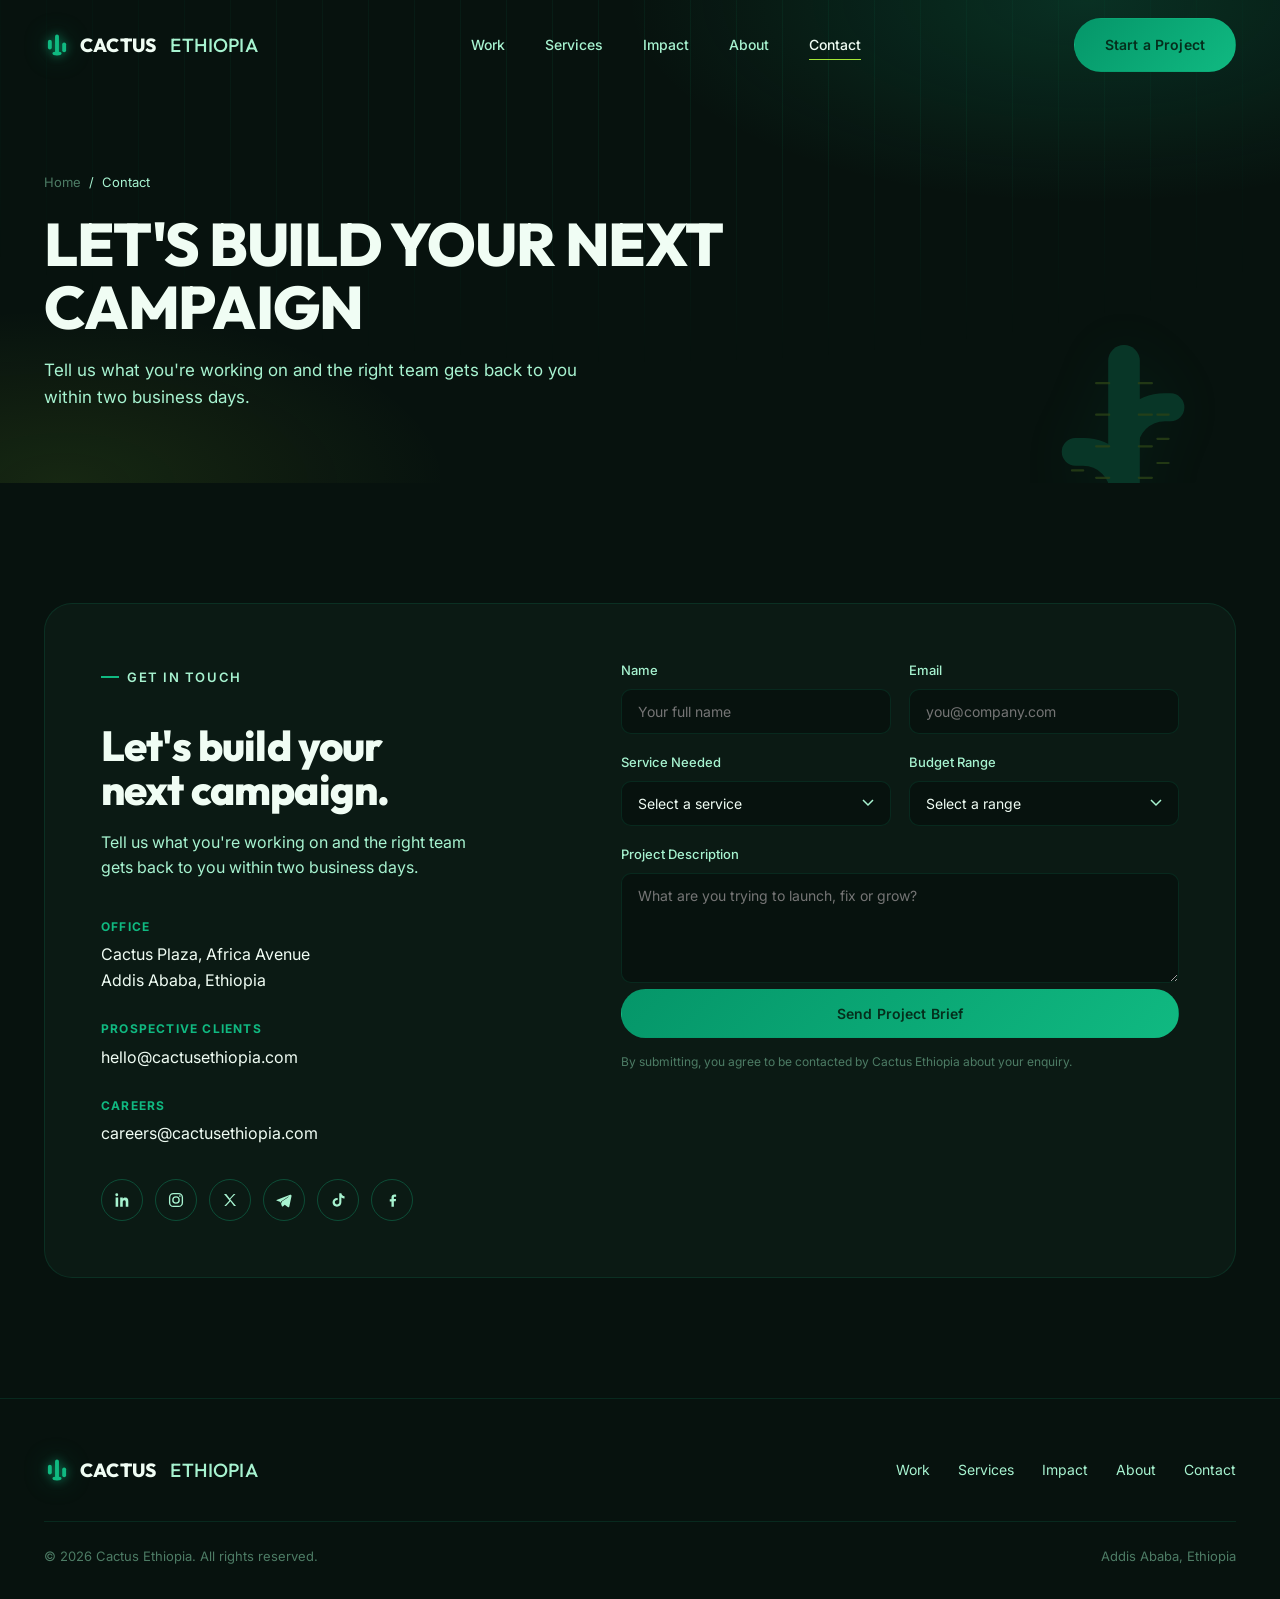
<file: contact.html>
<!DOCTYPE html>
<html lang="en">
<head>
<meta charset="UTF-8">
<meta name="viewport" content="width=device-width, initial-scale=1.0">
<title>Contact — Cactus Ethiopia</title>
<meta name="description" content="Get in touch with Cactus Ethiopia to start your next campaign.">
<link rel="preconnect" href="https://fonts.googleapis.com">
<link rel="preconnect" href="https://fonts.gstatic.com" crossorigin>
<link href="https://fonts.googleapis.com/css2?family=Outfit:wght@400;500;600;700;800;900&family=Inter:wght@400;500;600;700&display=swap" rel="stylesheet">
<link rel="stylesheet" href="assets/styles.css">
</head>
<body>
<!-- ============ HEADER ============ -->
<header id="siteHeader">
  <div class="container nav-inner">
    <a href="index.html" class="logo" aria-label="Cactus Ethiopia home">
      <svg class="logo-mark" viewBox="0 0 32 40" fill="none" xmlns="http://www.w3.org/2000/svg" aria-hidden="true">
        <ellipse cx="16" cy="33" rx="7" ry="3" fill="#10B981"/>
        <rect x="13" y="4" width="6" height="30" rx="3" fill="#10B981"/>
        <rect x="2" y="12" width="6" height="15" rx="3" fill="#10B981"/>
        <rect x="24" y="16" width="6" height="15" rx="3" fill="#10B981"/>
      </svg>
      CACTUS<span class="thin">&nbsp;ETHIOPIA</span>
    </a>

    <nav class="nav-links" id="navLinks">
      <a href="work.html">Work</a>
      <a href="services.html">Services</a>
      <a href="impact.html">Impact</a>
      <a href="about.html">About</a>
      <a href="contact.html" class="active" aria-current="page">Contact</a>
      <a href="contact.html" class="btn btn-primary mobile-cta">Start a Project</a>
    </nav>

    <div class="nav-actions">
      <a href="contact.html" class="btn btn-primary">Start a Project</a>
      <button class="menu-toggle" id="menuToggle" aria-label="Toggle menu" aria-expanded="false" aria-controls="navLinks">
        <span></span><span></span><span></span>
      </button>
    </div>
  </div>
</header>

<section class="page-hero">
  <div class="hero-bg"></div>
  <div class="hero-grid"></div>
  <div class="cactus-decor cactus-decor--page" aria-hidden="true" data-amp="14" data-rot="1.5">
    <svg viewBox="0 0 280 360" fill="none" xmlns="http://www.w3.org/2000/svg">
      <path d="M140 344V72" stroke="#10b981" stroke-width="34" stroke-linecap="round"/>
      <path d="M140 344V166a44 44 0 0 1 44-44h6" stroke="#10b981" stroke-width="30" stroke-linecap="round"/>
      <path d="M140 344V214a44 44 0 0 0-44-44h-8" stroke="#10b981" stroke-width="30" stroke-linecap="round"/>
      <path d="M60 344v-64a20 20 0 0 1 20-20" stroke="#10b981" stroke-width="20" stroke-linecap="round" opacity="0.85"/>
      <path d="M214 344v-46a18 18 0 0 0-18-18" stroke="#10b981" stroke-width="18" stroke-linecap="round" opacity="0.85"/>
      <g stroke="#a3e635" stroke-width="2.4" stroke-linecap="round" opacity="0.8">
        <path d="M124 96h-14M156 96h14M124 130h-14M156 130h14M124 164h-14M156 164h14M124 198h-14M156 198h14M124 232h-14M156 232h14M124 266h-14M156 266h14M124 300h-14M156 300h14"/>
        <path d="M176 130h12M176 156h12M176 182h12"/>
        <path d="M96 190h-12M96 216h-12M96 242h-12"/>
      </g>
    </svg>
  </div>
  <div class="container">
    <p class="breadcrumb"><a href="index.html">Home</a> <span>/</span> <span>Contact</span></p>
    <h1>Let's Build Your Next Campaign</h1>
    <p class="subtitle">Tell us what you're working on and the right team gets back to you within two business days.</p>
  </div>
</section>

<!-- ============ CONTACT ============ -->
<section class="section" id="contact">
  <div class="container">
    <div class="contact-wrap reveal">
      <div class="contact-info">
        <p class="eyebrow">Get In Touch</p>
        <h2>Let's build your<br>next campaign.</h2>
        <p>Tell us what you're working on and the right team gets back to you within two business days.</p>

        <div class="contact-block">
          <p class="label">Office</p>
          <p class="value">Cactus Plaza, Africa Avenue<br>Addis Ababa, Ethiopia</p>
        </div>
        <div class="contact-block">
          <p class="label">Prospective Clients</p>
          <p class="value">hello@cactusethiopia.com</p>
        </div>
        <div class="contact-block">
          <p class="label">Careers</p>
          <p class="value">careers@cactusethiopia.com</p>
        </div>

        <div class="social-row">
          <a href="https://www.linkedin.com/company/cactuscommunications/" target="_blank" rel="noopener" aria-label="Cactus Ethiopia on LinkedIn">
            <svg viewBox="0 0 24 24" fill="currentColor"><path d="M6.94 5a1.94 1.94 0 1 1-3.88 0 1.94 1.94 0 0 1 3.88 0ZM3.5 8.75h3.4V21h-3.4V8.75Zm6.3 0h3.26v1.68h.05c.45-.86 1.56-1.77 3.22-1.77 3.44 0 4.08 2.27 4.08 5.22V21h-3.4v-5.62c0-1.34-.02-3.06-1.87-3.06-1.87 0-2.16 1.46-2.16 2.96V21h-3.4V8.75Z"/></svg>
          </a>
          <a href="https://www.instagram.com/cactusethiopia/?hl=en" target="_blank" rel="noopener" aria-label="Cactus Ethiopia on Instagram">
            <svg viewBox="0 0 24 24" fill="none" stroke="currentColor" stroke-width="1.8"><rect x="3.5" y="3.5" width="17" height="17" rx="5"/><circle cx="12" cy="12" r="4.2"/><circle cx="17.2" cy="6.8" r="1.1" fill="currentColor" stroke="none"/></svg>
          </a>
          <a href="https://x.com/cactusethiopia" target="_blank" rel="noopener" aria-label="Cactus Ethiopia on X">
            <svg viewBox="0 0 24 24" fill="currentColor"><path d="M4 4l7.2 8.6L4.4 20h2.3l5.9-6.4L17.3 20H20l-7.6-9.1L19.3 4H17l-5.4 5.9L7 4H4Z"/></svg>
          </a>
          <a href="#" aria-label="Cactus Ethiopia on Telegram">
            <svg viewBox="0 0 24 24" fill="currentColor"><path d="M21 4.5 2.9 11.6c-1.2.5-1.2 1.2-.2 1.5l4.6 1.4 1.8 5.5c.2.6.4.8.9.8.4 0 .6-.2.9-.5l2.1-2.1 4.5 3.3c.8.5 1.4.2 1.6-.7l2.9-13.7c.3-1.2-.4-1.7-1.1-1.6Zm-3.9 4L9.2 14l-.3 3.4-.9-3.3 9.6-6.5c.4-.3.8-.1.5.2Z"/></svg>
          </a>
          <a href="https://www.tiktok.com/@cactusethiopia" target="_blank" rel="noopener" aria-label="Cactus Ethiopia on TikTok">
            <svg viewBox="0 0 24 24" fill="currentColor"><path d="M16.5 3c.4 2.3 1.8 3.8 4.2 4v2.9c-1.5.1-2.8-.4-4.2-1.3v6.5c0 3.4-2.5 5.9-5.9 5.9C7.2 21 4.7 18.5 4.7 15.1c0-3.3 2.7-5.9 6-5.9.3 0 .6 0 .9.1v3c-.3-.1-.6-.2-.9-.2-1.6 0-2.9 1.3-2.9 2.9s1.3 2.9 2.9 2.9 3-1.2 3-2.9V3h2.8Z"/></svg>
          </a>
          <a href="#" aria-label="Cactus Ethiopia on Facebook">
            <svg viewBox="0 0 24 24" fill="currentColor"><path d="M14.5 21v-7.3h2.5l.4-2.9h-2.9v-1.9c0-.8.2-1.4 1.4-1.4h1.6V4.9c-.3 0-1.2-.1-2.3-.1-2.3 0-3.9 1.4-3.9 4v2.2H9v2.9h2.3V21h3.2Z"/></svg>
          </a>
        </div>
      </div>

      <form id="projectForm" novalidate>
        <div class="form-grid">
          <div class="field">
            <label for="name">Name</label>
            <input type="text" id="name" name="name" placeholder="Your full name" required>
          </div>
          <div class="field">
            <label for="email">Email</label>
            <input type="email" id="email" name="email" placeholder="you@company.com" required>
          </div>
          <div class="field">
            <label for="service">Service Needed</label>
            <select id="service" name="service" required>
              <option value="" disabled selected>Select a service</option>
              <option>Brand Strategy</option>
              <option>Digital Marketing &amp; Social</option>
              <option>TV / Radio / Video Production</option>
              <option>Out-of-Home &amp; Media Buying</option>
              <option>Something else</option>
            </select>
          </div>
          <div class="field">
            <label for="budget">Budget Range</label>
            <select id="budget" name="budget" required>
              <option value="" disabled selected>Select a range</option>
              <option>Under 500,000 ETB</option>
              <option>500,000 – 2,000,000 ETB</option>
              <option>2,000,000 – 10,000,000 ETB</option>
              <option>10,000,000+ ETB</option>
            </select>
          </div>
          <div class="field full">
            <label for="details">Project Description</label>
            <textarea id="details" name="details" placeholder="What are you trying to launch, fix or grow?" required></textarea>
          </div>
        </div>
        <button type="submit" class="btn btn-primary form-submit">Send Project Brief</button>
        <p class="form-note">By submitting, you agree to be contacted by Cactus Ethiopia about your enquiry.</p>
        <div class="form-success" id="formSuccess">Brief received — we'll be in touch within two business days.</div>
      </form>
    </div>
  </div>
</section>

<!-- ============ FOOTER ============ -->
<footer>
  <div class="container">
    <div class="footer-top">
      <a href="index.html" class="logo">
        <svg class="logo-mark" viewBox="0 0 32 40" fill="none" xmlns="http://www.w3.org/2000/svg" aria-hidden="true">
        <ellipse cx="16" cy="33" rx="7" ry="3" fill="#10B981"/>
        <rect x="13" y="4" width="6" height="30" rx="3" fill="#10B981"/>
        <rect x="2" y="12" width="6" height="15" rx="3" fill="#10B981"/>
        <rect x="24" y="16" width="6" height="15" rx="3" fill="#10B981"/>
      </svg>
        CACTUS<span class="thin">&nbsp;ETHIOPIA</span>
      </a>
      <div class="footer-links">
        <a href="work.html">Work</a>
        <a href="services.html">Services</a>
        <a href="impact.html">Impact</a>
        <a href="about.html">About</a>
        <a href="contact.html">Contact</a>
      </div>
    </div>
    <div class="footer-bottom">
      <span>&copy; <span id="year"></span> Cactus Ethiopia. All rights reserved.</span>
      <span>Addis Ababa, Ethiopia</span>
    </div>
  </div>
</footer>


<script src="assets/main.js"></script>
</body>
</html>
</file>
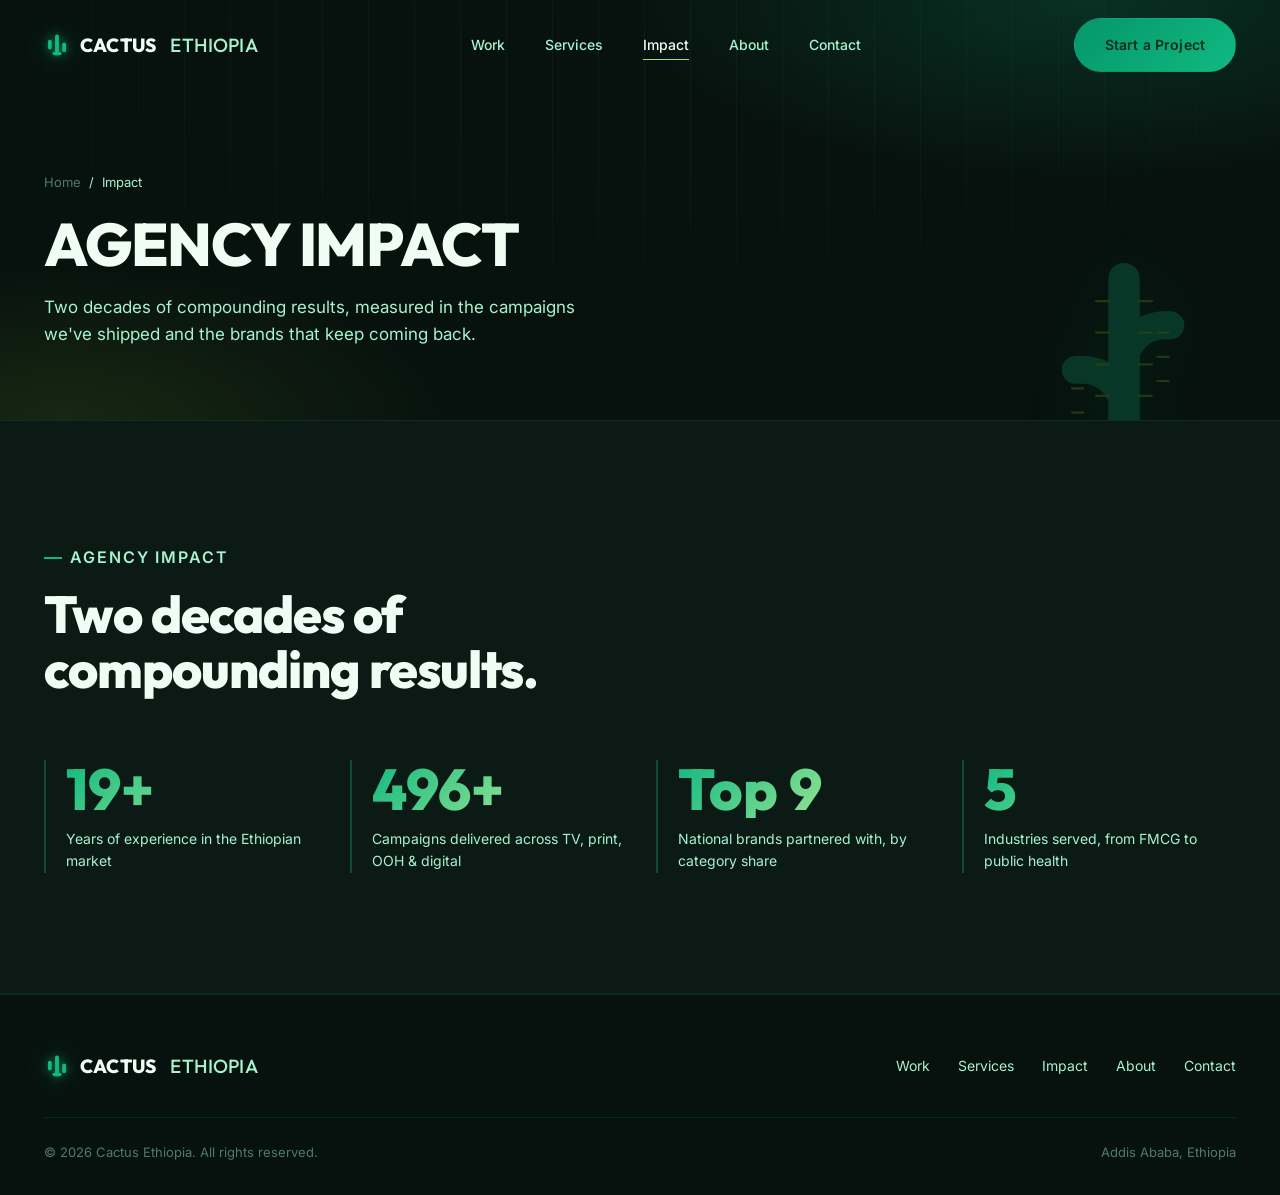
<file: impact.html>
<!DOCTYPE html>
<html lang="en">
<head>
<meta charset="UTF-8">
<meta name="viewport" content="width=device-width, initial-scale=1.0">
<title>Impact — Cactus Ethiopia</title>
<meta name="description" content="20+ years, 500+ campaigns — the agency impact of Cactus Ethiopia in numbers.">
<link rel="preconnect" href="https://fonts.googleapis.com">
<link rel="preconnect" href="https://fonts.gstatic.com" crossorigin>
<link href="https://fonts.googleapis.com/css2?family=Outfit:wght@400;500;600;700;800;900&family=Inter:wght@400;500;600;700&display=swap" rel="stylesheet">
<link rel="stylesheet" href="assets/styles.css">
</head>
<body>
<!-- ============ HEADER ============ -->
<header id="siteHeader">
  <div class="container nav-inner">
    <a href="index.html" class="logo" aria-label="Cactus Ethiopia home">
      <svg class="logo-mark" viewBox="0 0 32 40" fill="none" xmlns="http://www.w3.org/2000/svg" aria-hidden="true">
        <ellipse cx="16" cy="33" rx="7" ry="3" fill="#10B981"/>
        <rect x="13" y="4" width="6" height="30" rx="3" fill="#10B981"/>
        <rect x="2" y="12" width="6" height="15" rx="3" fill="#10B981"/>
        <rect x="24" y="16" width="6" height="15" rx="3" fill="#10B981"/>
      </svg>
      CACTUS<span class="thin">&nbsp;ETHIOPIA</span>
    </a>

    <nav class="nav-links" id="navLinks">
      <a href="work.html">Work</a>
      <a href="services.html">Services</a>
      <a href="impact.html" class="active" aria-current="page">Impact</a>
      <a href="about.html">About</a>
      <a href="contact.html">Contact</a>
      <a href="contact.html" class="btn btn-primary mobile-cta">Start a Project</a>
    </nav>

    <div class="nav-actions">
      <a href="contact.html" class="btn btn-primary">Start a Project</a>
      <button class="menu-toggle" id="menuToggle" aria-label="Toggle menu" aria-expanded="false" aria-controls="navLinks">
        <span></span><span></span><span></span>
      </button>
    </div>
  </div>
</header>

<section class="page-hero">
  <div class="hero-bg"></div>
  <div class="hero-grid"></div>
  <div class="cactus-decor cactus-decor--page" aria-hidden="true" data-amp="14" data-rot="1.5">
    <svg viewBox="0 0 280 360" fill="none" xmlns="http://www.w3.org/2000/svg">
      <path d="M140 344V72" stroke="#10b981" stroke-width="34" stroke-linecap="round"/>
      <path d="M140 344V166a44 44 0 0 1 44-44h6" stroke="#10b981" stroke-width="30" stroke-linecap="round"/>
      <path d="M140 344V214a44 44 0 0 0-44-44h-8" stroke="#10b981" stroke-width="30" stroke-linecap="round"/>
      <path d="M60 344v-64a20 20 0 0 1 20-20" stroke="#10b981" stroke-width="20" stroke-linecap="round" opacity="0.85"/>
      <path d="M214 344v-46a18 18 0 0 0-18-18" stroke="#10b981" stroke-width="18" stroke-linecap="round" opacity="0.85"/>
      <g stroke="#a3e635" stroke-width="2.4" stroke-linecap="round" opacity="0.8">
        <path d="M124 96h-14M156 96h14M124 130h-14M156 130h14M124 164h-14M156 164h14M124 198h-14M156 198h14M124 232h-14M156 232h14M124 266h-14M156 266h14M124 300h-14M156 300h14"/>
        <path d="M176 130h12M176 156h12M176 182h12"/>
        <path d="M96 190h-12M96 216h-12M96 242h-12"/>
      </g>
    </svg>
  </div>
  <div class="container">
    <p class="breadcrumb"><a href="index.html">Home</a> <span>/</span> <span>Impact</span></p>
    <h1>Agency Impact</h1>
    <p class="subtitle">Two decades of compounding results, measured in the campaigns we've shipped and the brands that keep coming back.</p>
  </div>
</section>

<!-- ============ IMPACT ============ -->
<section class="section impact" id="impact">
  <div class="container">
    <div class="section-head reveal" style="margin-bottom:64px;">
      <div>
        <p class="eyebrow">Agency Impact</p>
        <h2>Two decades of<br>compounding results.</h2>
      </div>
    </div>
    <div class="impact-grid">
      <div class="impact-stat reveal">
        <div class="impact-num" data-count="20" data-suffix="+">0</div>
        <p class="impact-label">Years of experience in the Ethiopian market</p>
      </div>
      <div class="impact-stat reveal">
        <div class="impact-num" data-count="500" data-suffix="+">0</div>
        <p class="impact-label">Campaigns delivered across TV, print, OOH &amp; digital</p>
      </div>
      <div class="impact-stat reveal">
        <div class="impact-num" data-count="10" data-prefix="Top " data-suffix="">0</div>
        <p class="impact-label">National brands partnered with, by category share</p>
      </div>
      <div class="impact-stat reveal">
        <div class="impact-num" data-count="6" data-suffix="">0</div>
        <p class="impact-label">Industries served, from FMCG to public health</p>
      </div>
    </div>
  </div>
</section>

<!-- ============ FOOTER ============ -->
<footer>
  <div class="container">
    <div class="footer-top">
      <a href="index.html" class="logo">
        <svg class="logo-mark" viewBox="0 0 32 40" fill="none" xmlns="http://www.w3.org/2000/svg" aria-hidden="true">
        <ellipse cx="16" cy="33" rx="7" ry="3" fill="#10B981"/>
        <rect x="13" y="4" width="6" height="30" rx="3" fill="#10B981"/>
        <rect x="2" y="12" width="6" height="15" rx="3" fill="#10B981"/>
        <rect x="24" y="16" width="6" height="15" rx="3" fill="#10B981"/>
      </svg>
        CACTUS<span class="thin">&nbsp;ETHIOPIA</span>
      </a>
      <div class="footer-links">
        <a href="work.html">Work</a>
        <a href="services.html">Services</a>
        <a href="impact.html">Impact</a>
        <a href="about.html">About</a>
        <a href="contact.html">Contact</a>
      </div>
    </div>
    <div class="footer-bottom">
      <span>&copy; <span id="year"></span> Cactus Ethiopia. All rights reserved.</span>
      <span>Addis Ababa, Ethiopia</span>
    </div>
  </div>
</footer>


<script src="assets/main.js"></script>
</body>
</html>
</file>
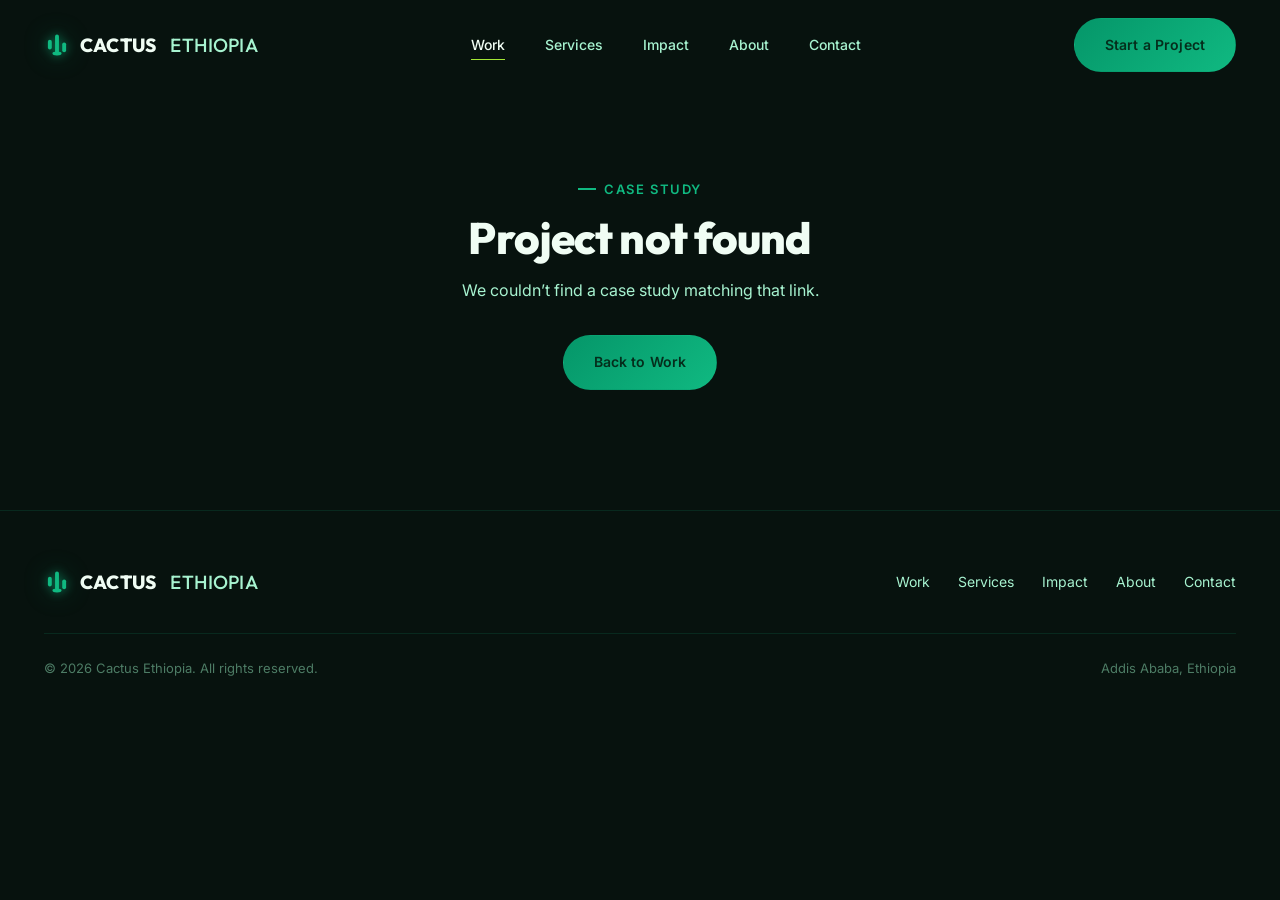
<file: project.html>
<!DOCTYPE html>
<html lang="en">
<head>
<meta charset="UTF-8">
<meta name="viewport" content="width=device-width, initial-scale=1.0">
<title id="pageTitle">Case Study — Cactus Ethiopia</title>
<meta name="description" content="A closer look at a Cactus Ethiopia campaign case study.">
<link rel="preconnect" href="https://fonts.googleapis.com">
<link rel="preconnect" href="https://fonts.gstatic.com" crossorigin>
<link href="https://fonts.googleapis.com/css2?family=Outfit:wght@400;500;600;700;800;900&family=Inter:wght@400;500;600;700&display=swap" rel="stylesheet">
<link rel="stylesheet" href="assets/styles.css">
</head>
<body>
<!-- ============ HEADER ============ -->
<header id="siteHeader">
  <div class="container nav-inner">
    <a href="index.html" class="logo" aria-label="Cactus Ethiopia home">
      <svg class="logo-mark" viewBox="0 0 32 40" fill="none" xmlns="http://www.w3.org/2000/svg" aria-hidden="true">
        <ellipse cx="16" cy="33" rx="7" ry="3" fill="#10B981"/>
        <rect x="13" y="4" width="6" height="30" rx="3" fill="#10B981"/>
        <rect x="2" y="12" width="6" height="15" rx="3" fill="#10B981"/>
        <rect x="24" y="16" width="6" height="15" rx="3" fill="#10B981"/>
      </svg>
      CACTUS<span class="thin">&nbsp;ETHIOPIA</span>
    </a>

    <nav class="nav-links" id="navLinks">
      <a href="work.html" class="active" aria-current="page">Work</a>
      <a href="services.html">Services</a>
      <a href="impact.html">Impact</a>
      <a href="about.html">About</a>
      <a href="contact.html">Contact</a>
      <a href="contact.html" class="btn btn-primary mobile-cta">Start a Project</a>
    </nav>

    <div class="nav-actions">
      <a href="contact.html" class="btn btn-primary">Start a Project</a>
      <button class="menu-toggle" id="menuToggle" aria-label="Toggle menu" aria-expanded="false" aria-controls="navLinks">
        <span></span><span></span><span></span>
      </button>
    </div>
  </div>
</header>

<!-- ============ PROJECT DETAIL (populated by script at the bottom) ============ -->
<main id="projectContent" class="project-detail"></main>

<!-- ============ FOOTER ============ -->
<footer>
  <div class="container">
    <div class="footer-top">
      <a href="index.html" class="logo">
        <svg class="logo-mark" viewBox="0 0 32 40" fill="none" xmlns="http://www.w3.org/2000/svg" aria-hidden="true">
        <ellipse cx="16" cy="33" rx="7" ry="3" fill="#10B981"/>
        <rect x="13" y="4" width="6" height="30" rx="3" fill="#10B981"/>
        <rect x="2" y="12" width="6" height="15" rx="3" fill="#10B981"/>
        <rect x="24" y="16" width="6" height="15" rx="3" fill="#10B981"/>
      </svg>
        CACTUS<span class="thin">&nbsp;ETHIOPIA</span>
      </a>
      <div class="footer-links">
        <a href="work.html">Work</a>
        <a href="services.html">Services</a>
        <a href="impact.html">Impact</a>
        <a href="about.html">About</a>
        <a href="contact.html">Contact</a>
      </div>
    </div>
    <div class="footer-bottom">
      <span>&copy; <span id="year"></span> Cactus Ethiopia. All rights reserved.</span>
      <span>Addis Ababa, Ethiopia</span>
    </div>
  </div>
</footer>

<script src="assets/portfolio-data.js"></script>
<script>
  (function renderProject(){
    var mount = document.getElementById('projectContent');
    if (!mount) return;

    var params = new URLSearchParams(window.location.search);
    var id = params.get('id');
    var item = (window.PORTFOLIO || []).find(function(p){ return p.slug === id; });

    var FALLBACK_IMG = 'https://images.unsplash.com/photo-1557804506-669a67965ba0?auto=format&fit=crop&w=1600&q=80';

    if (!item) {
      mount.innerHTML =
        '<section class="section" style="padding-top:172px;">' +
          '<div class="container" style="text-align:center;">' +
            '<p class="eyebrow" style="justify-content:center;">Case Study</p>' +
            '<h1 style="font-size:clamp(28px,4vw,44px); margin-bottom:16px;">Project not found</h1>' +
            '<p style="color:var(--text-muted); margin-bottom:32px;">We couldn\u2019t find a case study matching that link.</p>' +
            '<a href="work.html" class="btn btn-primary">Back to Work</a>' +
          '</div>' +
        '</section>';
      return;
    }

    document.getElementById('pageTitle').textContent = item.title.charAt(0) + item.title.slice(1).toLowerCase() + ' — Cactus Ethiopia';

    var metaParts = [];
    metaParts.push('<span><b>CLIENT:</b> ' + item.client + '</span>');
    if (item.brand) metaParts.push('<span><b>BRAND:</b> ' + item.brand + '</span>');
    metaParts.push('<span><b>CATEGORY:</b> ' + item.category + '</span>');
    metaParts.push('<span><b>MARKET:</b> ' + item.market + '</span>');
    metaParts.push('<span><b>FIELDS:</b> ' + item.fields.join(', ') + '</span>');

    var paragraphs = item.desc.map(function(p){ return '<p>' + p + '</p>'; }).join('');

    var otherProjects = window.PORTFOLIO.filter(function(p){ return p.slug !== item.slug; });
    // simple deterministic pick of 3 "more work" links
    var more = otherProjects.slice(0, 3).map(function(p){
      return '<a class="more-link" href="project.html?id=' + p.slug + '">' +
        '<span class="more-link-title">&ldquo;' + p.title + '&rdquo;</span>' +
        '<span class="more-link-client">' + p.client + '</span>' +
      '</a>';
    }).join('');

    mount.innerHTML =
      '<section class="project-hero">' +
        '<div class="container">' +
          '<p class="breadcrumb"><a href="index.html">Home</a> <span>/</span> <a href="work.html">Work</a> <span>/</span> <span>' + item.title.charAt(0) + item.title.slice(1).toLowerCase() + '</span></p>' +
          '<h1 class="project-title">' + item.title + '</h1>' +
          '<p class="project-meta">' + metaParts.join('<span class="meta-sep">&middot;</span>') + '</p>' +
          '<div class="project-desc">' + paragraphs + '</div>' +
        '</div>' +
      '</section>' +

      '<section class="project-media">' +
        '<img src="' + item.image + '" referrerpolicy="no-referrer" alt="' + item.title + ' campaign visual — ' + item.client + '" ' +
          'onerror="this.onerror=null; this.src=\'' + FALLBACK_IMG + '\';">' +
      '</section>' +

      '<section class="section" id="more-work">' +
        '<div class="container">' +
          '<div class="section-head reveal">' +
            '<div>' +
              '<p class="eyebrow">Keep Exploring</p>' +
              '<h2>More case studies.</h2>' +
            '</div>' +
            '<a href="work.html" class="btn btn-outline">View All Work</a>' +
          '</div>' +
          '<div class="more-grid">' + more + '</div>' +
        '</div>' +
      '</section>';
  })();
</script>
<script src="assets/main.js"></script>
</body>
</html>
</file>
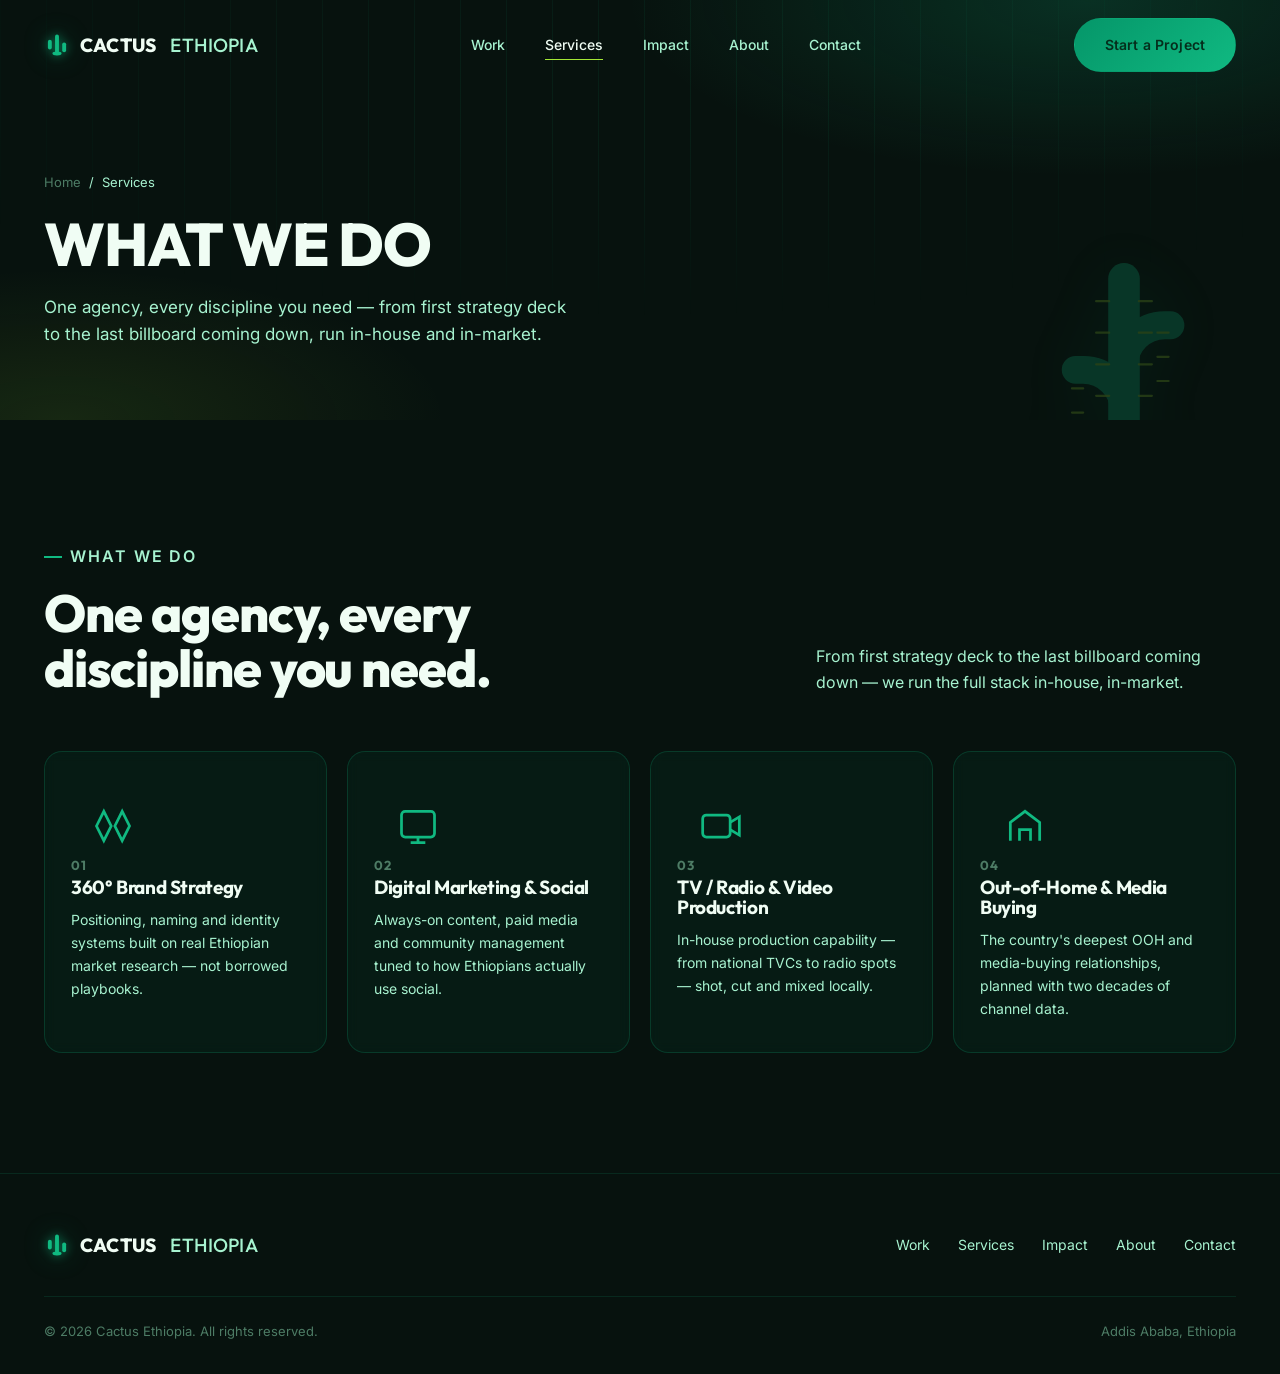
<file: services.html>
<!DOCTYPE html>
<html lang="en">
<head>
<meta charset="UTF-8">
<meta name="viewport" content="width=device-width, initial-scale=1.0">
<title>Services — Cactus Ethiopia</title>
<meta name="description" content="Brand strategy, digital marketing, production and media buying from Cactus Ethiopia.">
<link rel="preconnect" href="https://fonts.googleapis.com">
<link rel="preconnect" href="https://fonts.gstatic.com" crossorigin>
<link href="https://fonts.googleapis.com/css2?family=Outfit:wght@400;500;600;700;800;900&family=Inter:wght@400;500;600;700&display=swap" rel="stylesheet">
<link rel="stylesheet" href="assets/styles.css">
</head>
<body>
<!-- ============ HEADER ============ -->
<header id="siteHeader">
  <div class="container nav-inner">
    <a href="index.html" class="logo" aria-label="Cactus Ethiopia home">
      <svg class="logo-mark" viewBox="0 0 32 40" fill="none" xmlns="http://www.w3.org/2000/svg" aria-hidden="true">
        <ellipse cx="16" cy="33" rx="7" ry="3" fill="#10B981"/>
        <rect x="13" y="4" width="6" height="30" rx="3" fill="#10B981"/>
        <rect x="2" y="12" width="6" height="15" rx="3" fill="#10B981"/>
        <rect x="24" y="16" width="6" height="15" rx="3" fill="#10B981"/>
      </svg>
      CACTUS<span class="thin">&nbsp;ETHIOPIA</span>
    </a>

    <nav class="nav-links" id="navLinks">
      <a href="work.html">Work</a>
      <a href="services.html" class="active" aria-current="page">Services</a>
      <a href="impact.html">Impact</a>
      <a href="about.html">About</a>
      <a href="contact.html">Contact</a>
      <a href="contact.html" class="btn btn-primary mobile-cta">Start a Project</a>
    </nav>

    <div class="nav-actions">
      <a href="contact.html" class="btn btn-primary">Start a Project</a>
      <button class="menu-toggle" id="menuToggle" aria-label="Toggle menu" aria-expanded="false" aria-controls="navLinks">
        <span></span><span></span><span></span>
      </button>
    </div>
  </div>
</header>

<section class="page-hero">
  <div class="hero-bg"></div>
  <div class="hero-grid"></div>
  <div class="cactus-decor cactus-decor--page" aria-hidden="true" data-amp="14" data-rot="1.5">
    <svg viewBox="0 0 280 360" fill="none" xmlns="http://www.w3.org/2000/svg">
      <path d="M140 344V72" stroke="#10b981" stroke-width="34" stroke-linecap="round"/>
      <path d="M140 344V166a44 44 0 0 1 44-44h6" stroke="#10b981" stroke-width="30" stroke-linecap="round"/>
      <path d="M140 344V214a44 44 0 0 0-44-44h-8" stroke="#10b981" stroke-width="30" stroke-linecap="round"/>
      <path d="M60 344v-64a20 20 0 0 1 20-20" stroke="#10b981" stroke-width="20" stroke-linecap="round" opacity="0.85"/>
      <path d="M214 344v-46a18 18 0 0 0-18-18" stroke="#10b981" stroke-width="18" stroke-linecap="round" opacity="0.85"/>
      <g stroke="#a3e635" stroke-width="2.4" stroke-linecap="round" opacity="0.8">
        <path d="M124 96h-14M156 96h14M124 130h-14M156 130h14M124 164h-14M156 164h14M124 198h-14M156 198h14M124 232h-14M156 232h14M124 266h-14M156 266h14M124 300h-14M156 300h14"/>
        <path d="M176 130h12M176 156h12M176 182h12"/>
        <path d="M96 190h-12M96 216h-12M96 242h-12"/>
      </g>
    </svg>
  </div>
  <div class="container">
    <p class="breadcrumb"><a href="index.html">Home</a> <span>/</span> <span>Services</span></p>
    <h1>What We Do</h1>
    <p class="subtitle">One agency, every discipline you need — from first strategy deck to the last billboard coming down, run in-house and in-market.</p>
  </div>
</section>

<!-- ============ SERVICES ============ -->
<section class="section" id="services">
  <div class="container">
    <div class="section-head reveal">
      <div>
        <p class="eyebrow">What We Do</p>
        <h2>One agency, every<br>discipline you need.</h2>
      </div>
      <p>From first strategy deck to the last billboard coming down — we run the full stack in-house, in-market.</p>
    </div>

    <div class="services-grid">
      <div class="service-card reveal">
        <span class="service-index">01</span>
        <svg class="service-icon" viewBox="0 0 24 24" fill="none" stroke="currentColor" stroke-width="1.5"><path d="M3 12l4-8 4 8-4 8-4-8Z"/><path d="M13 12l4-8 4 8-4 8-4-8Z"/></svg>
        <h3>360&deg; Brand Strategy</h3>
        <p>Positioning, naming and identity systems built on real Ethiopian market research — not borrowed playbooks.</p>
      </div>
      <div class="service-card reveal">
        <span class="service-index">02</span>
        <svg class="service-icon" viewBox="0 0 24 24" fill="none" stroke="currentColor" stroke-width="1.5"><rect x="3" y="4" width="18" height="14" rx="2"/><path d="M8 21h8M12 18v3"/></svg>
        <h3>Digital Marketing &amp; Social</h3>
        <p>Always-on content, paid media and community management tuned to how Ethiopians actually use social.</p>
      </div>
      <div class="service-card reveal">
        <span class="service-index">03</span>
        <svg class="service-icon" viewBox="0 0 24 24" fill="none" stroke="currentColor" stroke-width="1.5"><rect x="2" y="6" width="15" height="12" rx="2"/><path d="M17 10l5-3v10l-5-3"/></svg>
        <h3>TV / Radio &amp; Video Production</h3>
        <p>In-house production capability — from national TVCs to radio spots — shot, cut and mixed locally.</p>
      </div>
      <div class="service-card reveal">
        <span class="service-index">04</span>
        <svg class="service-icon" viewBox="0 0 24 24" fill="none" stroke="currentColor" stroke-width="1.5"><path d="M4 20V10l8-6 8 6v10"/><path d="M9 20v-6h6v6"/></svg>
        <h3>Out-of-Home &amp; Media Buying</h3>
        <p>The country's deepest OOH and media-buying relationships, planned with two decades of channel data.</p>
      </div>
    </div>
  </div>
</section>

<!-- ============ FOOTER ============ -->
<footer>
  <div class="container">
    <div class="footer-top">
      <a href="index.html" class="logo">
        <svg class="logo-mark" viewBox="0 0 32 40" fill="none" xmlns="http://www.w3.org/2000/svg" aria-hidden="true">
        <ellipse cx="16" cy="33" rx="7" ry="3" fill="#10B981"/>
        <rect x="13" y="4" width="6" height="30" rx="3" fill="#10B981"/>
        <rect x="2" y="12" width="6" height="15" rx="3" fill="#10B981"/>
        <rect x="24" y="16" width="6" height="15" rx="3" fill="#10B981"/>
      </svg>
        CACTUS<span class="thin">&nbsp;ETHIOPIA</span>
      </a>
      <div class="footer-links">
        <a href="work.html">Work</a>
        <a href="services.html">Services</a>
        <a href="impact.html">Impact</a>
        <a href="about.html">About</a>
        <a href="contact.html">Contact</a>
      </div>
    </div>
    <div class="footer-bottom">
      <span>&copy; <span id="year"></span> Cactus Ethiopia. All rights reserved.</span>
      <span>Addis Ababa, Ethiopia</span>
    </div>
  </div>
</footer>


<script src="assets/main.js"></script>
</body>
</html>
</file>
<file: assets/styles.css>
/* ============ TOKENS ============ */
  :root{
    --bg-primary:#07120e;
    --bg-secondary:#0b1a14;
    --bg-elevated:#11241c;
    --accent-green:#10b981;
    --accent-green-deep:#059669;
    --accent-lime:#a3e635;
    --card-tint:rgba(16,185,129,0.05);
    --card-tint-border:rgba(16,185,129,0.2);
    --text-light:#f0fdf4;
    --text-muted:#a7f3d0;
    --text-dim:#4d7c65;
    --border-soft:rgba(16,185,129,0.14);
    --border-strong:rgba(16,185,129,0.32);
    --font-display:'Outfit', sans-serif;
    --font-body:'Inter', sans-serif;
    --ease:cubic-bezier(.16,1,.3,1);
    --container:1240px;
  }

  *,*::before,*::after{box-sizing:border-box; margin:0; padding:0;}
  html{scroll-behavior:smooth; overflow-x:hidden;}
  @media (prefers-reduced-motion: reduce){
    html{scroll-behavior:auto;}
    *,*::before,*::after{animation-duration:0.01ms !important; animation-iteration-count:1 !important; transition-duration:0.01ms !important; scroll-behavior:auto !important;}
  }

  body{
    background:var(--bg-primary);
    color:var(--text-light);
    font-family:var(--font-body);
    line-height:1.6;
    overflow-x:hidden;
    -webkit-font-smoothing:antialiased;
  }

  img{max-width:100%; display:block;}
  a{color:inherit; text-decoration:none;}
  ul{list-style:none;}
  button{font-family:inherit; cursor:pointer;}
  input,select,textarea{font-family:inherit;}

  .container{
    max-width:var(--container);
    margin-inline:auto;
    padding-inline:24px;
  }

  h1,h2,h3,h4{
    font-family:var(--font-display);
    font-weight:800;
    line-height:1.05;
    letter-spacing:-0.02em;
  }

  .eyebrow{
    display:inline-flex;
    align-items:center;
    gap:8px;
    font-family:var(--font-body);
    font-size:13px;
    font-weight:600;
    letter-spacing:0.12em;
    text-transform:uppercase;
    color:var(--accent-green);
    margin-bottom:16px;
  }
  .eyebrow::before{
    content:"";
    width:18px; height:2px;
    background:var(--accent-green);
    display:inline-block;
  }

  .section{
    padding:120px 0;
    position:relative;
    scroll-margin-top:88px;
  }
  @media (max-width:768px){
    .section{padding:80px 0;}
  }

  .section-head{
    display:flex;
    justify-content:space-between;
    align-items:flex-end;
    gap:40px;
    margin-bottom:56px;
    flex-wrap:wrap;
  }
  .section-head h2{font-size:clamp(32px,4.5vw,52px);}
  .section-head p{color:var(--text-muted); max-width:420px; font-size:16px;}

  ::selection{background:var(--accent-green); color:var(--bg-primary);}

  :focus-visible{
    outline:2px solid var(--accent-green);
    outline-offset:3px;
    border-radius:4px;
  }

  /* ============ BUTTONS ============ */
  .btn{
    display:inline-flex;
    align-items:center;
    justify-content:center;
    gap:8px;
    padding:15px 30px;
    border-radius:999px;
    font-weight:600;
    font-size:14px;
    letter-spacing:0.01em;
    border:1px solid transparent;
    transition:transform .35s var(--ease), background .35s var(--ease), border-color .35s var(--ease), color .35s var(--ease);
    white-space:nowrap;
  }
  .btn-primary{
    background:linear-gradient(135deg, var(--accent-green-deep), var(--accent-green));
    color:#052e1c;
    box-shadow:0 0 0 0 rgba(16,185,129,0);
  }
  .btn-primary:hover{ transform:translateY(-2px); box-shadow:0 14px 34px -10px rgba(16,185,129,0.55), 0 0 24px -4px rgba(163,230,53,0.35);}
  .btn-outline{
    border-color:var(--border-strong);
    color:var(--text-light);
    background:transparent;
  }
  .btn-outline:hover{ border-color:var(--accent-green); color:var(--accent-green); transform:translateY(-2px);}
  .btn-ghost{
    color:var(--text-light);
    padding:10px 0;
    border-bottom:1px solid var(--border-strong);
    border-radius:0;
  }
  .btn-ghost:hover{ border-color:var(--accent-lime); color:var(--accent-lime); }

  /* ============ HEADER ============ */
  header{
    position:fixed;
    top:0; left:0; right:0;
    z-index:100;
    padding:18px 0;
    transition:background .4s var(--ease), border-color .4s var(--ease), padding .4s var(--ease);
    border-bottom:1px solid transparent;
  }
  header.scrolled{
    background:rgba(7,18,14,0.72);
    backdrop-filter:blur(14px);
    -webkit-backdrop-filter:blur(14px);
    border-bottom-color:var(--border-soft);
    padding:14px 0;
  }
  .nav-inner{
    display:flex;
    align-items:center;
    justify-content:space-between;
    gap:24px;
  }
  .logo{
    display:flex;
    align-items:center;
    gap:10px;
    font-family:var(--font-display);
    font-weight:800;
    font-size:19px;
    letter-spacing:0.01em;
  }
  .logo svg{width:26px; height:26px; flex-shrink:0;}
  .logo-mark{
    filter:drop-shadow(0 0 5px rgba(16,185,129,0.65)) drop-shadow(0 0 12px rgba(16,185,129,0.3));
    transition:filter .35s var(--ease);
  }
  .logo:hover .logo-mark{
    filter:drop-shadow(0 0 7px rgba(163,230,53,0.75)) drop-shadow(0 0 18px rgba(16,185,129,0.45));
  }
  .logo .thin{color:var(--text-muted); font-weight:500;}

  .nav-links{
    display:flex;
    align-items:center;
    gap:40px;
  }
  .nav-links a{
    font-size:14px;
    font-weight:500;
    color:var(--text-muted);
    position:relative;
    padding:4px 0;
    transition:color .3s;
  }
  .nav-links a::after{
    content:"";
    position:absolute;
    left:0; bottom:0;
    width:0; height:1px;
    background:var(--accent-lime);
    transition:width .3s var(--ease);
  }
  .nav-links a:hover{color:var(--text-light);}
  .nav-links a:hover::after{width:100%;}

  .nav-actions{display:flex; align-items:center; gap:20px;}
  .nav-links > .mobile-cta{ display:none; } /* only ever shown inside the open mobile menu, see below */

  .menu-toggle{
    display:none;
    flex-direction:column;
    gap:5px;
    background:none;
    border:none;
    padding:6px;
    z-index:200;
  }
  .menu-toggle span{
    width:22px; height:2px;
    background:var(--text-light);
    transition:transform .3s var(--ease), opacity .3s var(--ease);
  }
  .menu-toggle.open span:nth-child(1){ transform:translateY(7px) rotate(45deg); }
  .menu-toggle.open span:nth-child(2){ opacity:0; }
  .menu-toggle.open span:nth-child(3){ transform:translateY(-7px) rotate(-45deg); }

  @media (max-width:860px){
    .nav-links{
      position:fixed;
      inset:0 0 0 30%;
      flex-direction:column;
      justify-content:center;
      align-items:flex-start;
      gap:28px;
      padding:40px;
      background:var(--bg-secondary);
      border-left:1px solid var(--border-soft);
      transform:translateX(100%);
      transition:transform .45s var(--ease);
    }
    .nav-links.open{ transform:translateX(0); }
    .nav-links a{ font-size:22px; color:var(--text-light);}
    .nav-actions .btn-primary{ display:none; }
    .nav-links.open > .mobile-cta{ display:inline-flex; margin-top:12px;}
    .menu-toggle{display:flex;}
  }

  /* ============ HERO ============ */
  .hero{
    position:relative;
    min-height:100svh;
    display:flex;
    flex-direction:column;
    justify-content:center;
    padding-top:120px;
    overflow:hidden;
  }
  .hero-bg{
    position:absolute; inset:0;
    background:
      radial-gradient(ellipse 70% 55% at 80% 15%, rgba(16,185,129,0.22), transparent 60%),
      radial-gradient(ellipse 60% 50% at 10% 85%, rgba(163,230,53,0.16), transparent 60%),
      radial-gradient(ellipse 45% 40% at 50% 45%, rgba(16,185,129,0.1), transparent 65%),
      var(--bg-primary);
    z-index:0;
  }
  .hero-grid{
    /* organic vertical "rib" pattern, evoking cactus ribs rather than a technical grid */
    position:absolute; inset:0;
    background-image: repeating-linear-gradient(
      90deg,
      rgba(16,185,129,0.09) 0px,
      rgba(16,185,129,0.09) 1px,
      transparent 1px,
      transparent 46px,
      rgba(16,185,129,0.04) 46px,
      rgba(16,185,129,0.04) 47px,
      transparent 47px,
      transparent 96px
    );
    mask-image:radial-gradient(ellipse 80% 60% at 50% 30%, black 25%, transparent 75%);
    z-index:1;
  }
  #spines{ position:absolute; inset:0; z-index:1; opacity:0.8; }

  .hero-inner{
    position:relative; z-index:2;
  }
  .hero-content{
    max-width:900px;
  }
  .hero h1{
    font-size:clamp(40px, 7.2vw, 92px);
    text-transform:uppercase;
  }
  .hero h1 em{
    font-style:normal;
    color:var(--accent-green);
  }
  .hero .subtitle{
    margin-top:26px;
    max-width:560px;
    font-size:18px;
    color:var(--text-muted);
  }
  .hero-ctas{
    display:flex;
    gap:16px;
    margin-top:40px;
    flex-wrap:wrap;
  }

  .ticker-wrap{
    position:relative;
    z-index:2;
    margin-top:96px;
    border-top:1px solid var(--border-soft);
    padding-top:28px;
  }
  .ticker-label{
    font-size:12px;
    letter-spacing:0.12em;
    text-transform:uppercase;
    color:var(--text-dim);
    margin-bottom:18px;
  }
  .ticker{
    display:flex;
    overflow:hidden;
    mask-image:linear-gradient(90deg, transparent, black 8%, black 92%, transparent);
  }
  .ticker-track{
    display:flex;
    gap:64px;
    align-items:center;
    animation:scroll-x 32s linear infinite;
    flex-shrink:0;
    padding-right:64px;
  }
  .client-logo-item{
    display:flex;
    align-items:center;
    white-space:nowrap;
    cursor:pointer;
  }
  .client-logo-item svg{
    height:35px;
    width:auto;
    display:block;
    overflow:visible;
    fill:#ffffff;
    opacity:0.65;
    filter:brightness(0) invert(1);
    transition:all 0.3s ease;
  }
  .client-logo-item img{
    height:35px;
    width:auto;
    display:block;
    opacity:0.65;
    filter:brightness(0) invert(1);
    transition:all 0.3s ease;
  }
  .client-logo-item:hover img,
  .client-logo-item:hover svg{
    opacity:1;
    filter:drop-shadow(0 0 10px #10b981) brightness(1);
  }
  .ticker:hover .ticker-track{ animation-play-state:paused; }
  @keyframes scroll-x{
    from{ transform:translateX(0); }
    to{ transform:translateX(-50%); }
  }

  /* ============ WORK ============ */
  .filter-bar{
    display:flex;
    gap:10px;
    flex-wrap:wrap;
  }
  .filter-btn{
    padding:9px 20px;
    border-radius:999px;
    border:1px solid var(--border-soft);
    background:transparent;
    color:var(--text-muted);
    font-size:13px;
    font-weight:600;
    transition:all .3s var(--ease);
  }
  .filter-btn:hover{ color:var(--text-light); border-color:var(--border-strong); }
  .filter-btn.active{
    background:var(--accent-lime);
    color:#052e1c;
    border-color:var(--accent-lime);
  }

  .work-grid{
    display:grid;
    grid-template-columns:repeat(6, 1fr);
    gap:24px;
    margin-top:48px;
  }
  .work-card{
    grid-column:span 3;
    position:relative;
    border-radius:18px;
    overflow:hidden;
    aspect-ratio:4/3;
    border:1px solid var(--card-tint-border);
    cursor:pointer;
    transition:opacity .35s var(--ease), transform .35s var(--ease), border-color .35s var(--ease), box-shadow .35s var(--ease);
  }
  .work-card.wide{grid-column:span 4;}
  .work-card.narrow{grid-column:span 2;}
  .work-card.hide{ display:none; }

  .work-card img{
    width:100%; height:100%;
    object-fit:cover;
    transition:transform .6s var(--ease);
  }
  .work-card:hover img{ transform:scale(1.08); }
  .work-card:hover{
    border-color:rgba(16,185,129,0.5);
    box-shadow:0 20px 50px -20px rgba(16,185,129,0.45), 0 0 26px -8px rgba(163,230,53,0.25);
  }

  .work-card::before{
    content:"";
    position:absolute; inset:0;
    background:linear-gradient(0deg, rgba(7,18,14,0.94) 0%, rgba(7,18,14,0.3) 45%, rgba(7,18,14,0.05) 100%);
    z-index:1;
  }

  .work-meta{
    position:absolute;
    left:0; right:0; bottom:0;
    z-index:2;
    padding:24px;
  }
  .work-tag{
    display:inline-block;
    font-size:11px;
    font-weight:700;
    letter-spacing:0.08em;
    text-transform:uppercase;
    color:var(--accent-green);
    background:rgba(16,185,129,0.12);
    border:1px solid rgba(16,185,129,0.3);
    padding:4px 10px;
    border-radius:999px;
    margin-bottom:12px;
  }
  .work-title{
    font-family:var(--font-display);
    font-weight:700;
    font-size:22px;
    margin-bottom:4px;
  }
  .work-client{
    color:var(--text-muted);
    font-size:13px;
  }
  .work-badge{
    position:absolute;
    top:20px; right:20px;
    z-index:2;
    background:rgba(7,18,14,0.65);
    backdrop-filter:blur(6px);
    border:1px solid rgba(163,230,53,0.4);
    border-radius:999px;
    padding:6px 14px;
    font-size:12px;
    font-weight:700;
    color:var(--text-light);
  }
  .work-badge strong{color:var(--accent-lime); text-shadow:0 0 12px rgba(163,230,53,0.5);}

  @media (max-width:860px){
    .work-grid{grid-template-columns:1fr;}
    .work-card, .work-card.wide, .work-card.narrow{grid-column:span 1; aspect-ratio:16/11;}
  }

  /* ============ SERVICES ============ */
  .services-grid{
    display:grid;
    grid-template-columns:repeat(4, 1fr);
    gap:20px;
  }
  .service-card{
    position:relative;
    background:var(--card-tint);
    backdrop-filter:blur(6px);
    border:1px solid var(--card-tint-border);
    border-radius:18px;
    padding:32px 26px;
    transition:border-color .4s var(--ease), transform .4s var(--ease), box-shadow .4s var(--ease), background .4s var(--ease);
    overflow:hidden;
  }
  .service-card::before{
    content:"";
    position:absolute; inset:-1px;
    border-radius:18px;
    padding:1px;
    background:linear-gradient(135deg, var(--accent-green), transparent 40%);
    -webkit-mask:linear-gradient(#000 0 0) content-box, linear-gradient(#000 0 0);
    -webkit-mask-composite:xor;
    mask-composite:exclude;
    opacity:0;
    transition:opacity .4s var(--ease);
  }
  .service-card:hover{
    transform:translateY(-6px);
    background:rgba(16,185,129,0.09);
    border-color:rgba(16,185,129,0.4);
    box-shadow:0 20px 44px -18px rgba(16,185,129,0.4), 0 0 30px -10px rgba(163,230,53,0.2);
  }
  .service-card:hover::before{ opacity:1; }
  .service-index{
    font-family:var(--font-display);
    font-size:13px;
    color:var(--text-dim);
    font-weight:700;
    letter-spacing:0.08em;
  }
  .service-icon{
    width:44px; height:44px;
    margin:20px 0 22px;
    color:var(--accent-green);
  }
  .service-card h3{
    font-size:19px;
    margin-bottom:10px;
    font-weight:700;
  }
  .service-card p{
    font-size:14px;
    color:var(--text-muted);
    line-height:1.65;
  }
  @media (max-width:1024px){ .services-grid{grid-template-columns:repeat(2,1fr);} }
  @media (max-width:560px){ .services-grid{grid-template-columns:1fr;} }

  /* ============ IMPACT ============ */
  .impact{
    background:var(--bg-secondary);
    border-top:1px solid var(--border-soft);
    border-bottom:1px solid var(--border-soft);
  }
  .impact-grid{
    display:grid;
    grid-template-columns:repeat(4, 1fr);
    gap:32px;
  }
  .impact-stat{
    text-align:left;
    border-left:2px solid var(--border-strong);
    padding-left:20px;
  }
  .impact-num{
    font-family:var(--font-display);
    font-size:clamp(38px, 4.5vw, 58px);
    font-weight:800;
    background:linear-gradient(135deg, var(--accent-green), #d9f99d);
    -webkit-background-clip:text;
    background-clip:text;
    color:transparent;
    line-height:1;
  }
  .impact-label{
    margin-top:10px;
    font-size:14px;
    color:var(--text-muted);
  }
  @media (max-width:860px){ .impact-grid{grid-template-columns:repeat(2,1fr); row-gap:44px;} }

  /* ============ ABOUT STRIP ============ */
  .about-grid{
    display:grid;
    grid-template-columns:1fr 1fr;
    gap:72px;
    align-items:center;
  }
  .about-copy p{
    color:var(--text-muted);
    font-size:16px;
    margin-bottom:18px;
  }
  .about-copy p:first-of-type{
    font-size:20px;
    color:var(--text-light);
    font-weight:500;
  }
  .about-visual{
    position:relative;
    border-radius:20px;
    overflow:hidden;
    aspect-ratio:1/1;
    border:1px solid var(--border-soft);
  }
  .about-visual img{ width:100%; height:100%; object-fit:cover; }
  @media (max-width:900px){
    .about-grid{grid-template-columns:1fr; gap:40px;}
    .about-visual{order:-1;}
  }

  /* ============ CONTACT ============ */
  .contact-wrap{
    display:grid;
    grid-template-columns:0.9fr 1.1fr;
    gap:64px;
    background:var(--bg-secondary);
    border:1px solid var(--border-soft);
    border-radius:28px;
    padding:56px;
  }
  .contact-info h2{ font-size:clamp(30px,4vw,42px); margin-bottom:18px; }
  .contact-info > p{ color:var(--text-muted); margin-bottom:36px; max-width:400px; }
  .contact-block{ margin-bottom:26px; }
  .contact-block .label{
    font-size:12px;
    letter-spacing:0.1em;
    text-transform:uppercase;
    color:var(--accent-green);
    margin-bottom:6px;
    font-weight:700;
  }
  .contact-block .value{ font-size:16px; color:var(--text-light); }
  .social-row{ display:flex; gap:12px; margin-top:32px; flex-wrap:wrap; }
  .social-row a{
    width:42px; height:42px;
    border:1px solid var(--border-strong);
    border-radius:50%;
    display:flex; align-items:center; justify-content:center;
    color:var(--text-muted);
    transition:all .3s var(--ease);
  }
  .social-row a svg{ width:18px; height:18px; display:block; }
  .social-row a:hover{ border-color:var(--accent-green); color:var(--accent-green); transform:translateY(-3px); box-shadow:0 8px 20px -8px rgba(16,185,129,0.5); }

  .form-grid{ display:grid; grid-template-columns:1fr 1fr; gap:18px; }
  .field{ display:flex; flex-direction:column; gap:8px; }
  .field.full{ grid-column:1/-1; }
  .field label{ font-size:13px; color:var(--text-muted); font-weight:500; }
  .field input, .field select, .field textarea{
    background:var(--bg-primary);
    border:1px solid var(--border-soft);
    color:var(--text-light);
    padding:13px 16px;
    border-radius:10px;
    font-size:14px;
    transition:border-color .3s;
    width:100%;
  }
  .field textarea{ resize:vertical; min-height:110px; }
  .field input:focus, .field select:focus, .field textarea:focus{
    outline:none;
    border-color:var(--accent-green);
  }
  .field select{ appearance:none; background-image:url("data:image/svg+xml,%3Csvg xmlns='http://www.w3.org/2000/svg' width='12' height='8'%3E%3Cpath d='M1 1l5 5 5-5' stroke='%23a7f3d0' stroke-width='1.5' fill='none'/%3E%3C/svg%3E"); background-repeat:no-repeat; background-position:right 16px center; }
  .form-submit{ margin-top:6px; width:100%; }
  .form-note{ font-size:12px; color:var(--text-dim); margin-top:14px; }
  .form-success{
    display:none;
    align-items:center;
    gap:10px;
    background:rgba(16,185,129,0.1);
    border:1px solid rgba(16,185,129,0.3);
    color:var(--accent-green);
    padding:14px 18px;
    border-radius:12px;
    font-size:14px;
    margin-top:16px;
  }
  .form-success.show{ display:flex; }

  @media (max-width:900px){
    .contact-wrap{ grid-template-columns:1fr; padding:32px 24px; border-radius:20px; }
    .form-grid{ grid-template-columns:1fr; }
  }

  /* ============ FOOTER ============ */
  footer{
    padding:56px 0 32px;
    border-top:1px solid var(--border-soft);
  }
  .footer-top{
    display:flex;
    justify-content:space-between;
    align-items:center;
    flex-wrap:wrap;
    gap:24px;
    margin-bottom:36px;
  }
  .footer-links{ display:flex; gap:28px; flex-wrap:wrap; }
  .footer-links a{ color:var(--text-muted); font-size:14px; transition:color .3s; }
  .footer-links a:hover{ color:var(--accent-green); }
  .footer-bottom{
    display:flex;
    justify-content:space-between;
    flex-wrap:wrap;
    gap:12px;
    color:var(--text-dim);
    font-size:13px;
    padding-top:24px;
    border-top:1px solid var(--border-soft);
  }

  /* misc */
  .reveal{ opacity:0; transform:translateY(24px); transition:opacity .8s var(--ease), transform .8s var(--ease); }
  .reveal.in{ opacity:1; transform:translateY(0); }

  /* ============ MULTI-PAGE ADDITIONS ============ */
  .nav-links a.active{ color:var(--text-light); }
  .nav-links a.active::after{ width:100%; background:var(--accent-lime); }

  /* Compact sub-page masthead (work.html, services.html, about.html, impact.html, contact.html) */
  .page-hero{
    position:relative;
    padding:172px 0 72px;
    overflow:hidden;
  }
  .page-hero .hero-bg,
  .page-hero .hero-grid{ position:absolute; inset:0; }
  .page-hero .hero-bg{
    background:
      radial-gradient(ellipse 60% 70% at 85% 0%, rgba(16,185,129,0.18), transparent 60%),
      radial-gradient(ellipse 50% 60% at 5% 100%, rgba(163,230,53,0.1), transparent 60%),
      var(--bg-primary);
    z-index:0;
  }
  .page-hero .hero-grid{
    background-image: repeating-linear-gradient(
      90deg, rgba(16,185,129,0.08) 0px, rgba(16,185,129,0.08) 1px,
      transparent 1px, transparent 46px
    );
    mask-image:radial-gradient(ellipse 80% 70% at 50% 20%, black 20%, transparent 80%);
    z-index:1;
  }
  .page-hero .container{ position:relative; z-index:2; }
  .page-hero h1{ font-size:clamp(34px, 5.5vw, 60px); text-transform:uppercase; max-width:760px; }
  .page-hero .subtitle{ margin-top:18px; max-width:540px; color:var(--text-muted); font-size:17px; }
  .breadcrumb{
    display:flex; align-items:center; gap:8px;
    font-size:13px; color:var(--text-dim); margin-bottom:20px;
  }
  .breadcrumb a{ color:var(--text-dim); transition:color .3s; }
  .breadcrumb a:hover{ color:var(--accent-green); }
  .breadcrumb span{ color:var(--text-muted); }

  /* Homepage teaser sections */
  .teaser-foot{ margin-top:44px; text-align:left; }
  .cta-band{
    background:linear-gradient(135deg, rgba(16,185,129,0.12), rgba(163,230,53,0.06));
    border:1px solid var(--card-tint-border);
    border-radius:28px;
    padding:64px 56px;
    text-align:center;
  }
  .cta-band h2{ font-size:clamp(30px,4.5vw,46px); margin-bottom:16px; }
  .cta-band p{ color:var(--text-muted); max-width:480px; margin-inline:auto 24px auto; margin-bottom:32px; }
  .cta-band .hero-ctas{ justify-content:center; }
  @media (max-width:600px){ .cta-band{ padding:44px 24px; } }

  .teaser-grid{ grid-template-columns:repeat(3, 1fr); }
  .teaser-grid .work-card{ grid-column:span 1; aspect-ratio:4/3; }
  @media (max-width:860px){ .teaser-grid{ grid-template-columns:1fr; } }

  .about-teaser-grid{ display:grid; grid-template-columns:1fr 1fr; gap:72px; align-items:center; }
  @media (max-width:900px){ .about-teaser-grid{ grid-template-columns:1fr; gap:40px; } .about-teaser-grid .about-visual{ order:-1; } }

  /* ============ INTERACTIVE BACKGROUND CACTUS ============ */
  .cactus-decor{
    position:absolute;
    z-index:1;
    pointer-events:none;
    opacity:0.16;
    filter:drop-shadow(0 0 24px rgba(16,185,129,0.22));
    will-change:transform, opacity, filter;
  }
  .cactus-decor svg{ width:100%; height:100%; display:block; }

  .cactus-decor--hero{
    right:-4%;
    bottom:-10%;
    width:42%;
    max-width:520px;
    aspect-ratio:280/360;
  }
  .cactus-decor--page{
    right:2%;
    bottom:-30%;
    width:22%;
    max-width:260px;
    aspect-ratio:280/360;
    opacity:0.13;
  }
  @media (max-width:860px){
    .cactus-decor--hero{ width:56%; max-width:340px; right:-8%; bottom:-6%; opacity:0.13; }
    .cactus-decor--page{ display:none; }
  }

  /* ============ CASE STUDY CARDS (work.html) ============ */
  .case-grid{
    grid-template-columns:repeat(3, 1fr);
    gap:2rem;
  }
  .case-card{
    grid-column:auto;
    aspect-ratio:auto;
    display:flex;
    flex-direction:column;
    background:var(--card-tint);
    border:1px solid var(--card-tint-border);
    border-radius:22px;
    overflow:hidden;
    cursor:pointer;
    text-decoration:none;
    color:inherit;
    transition:transform .4s var(--ease), border-color .4s var(--ease), box-shadow .4s var(--ease), background .4s var(--ease);
  }
  .case-card:hover{
    transform:translateY(-5px);
    border-color:rgba(16,185,129,0.45);
    background:rgba(16,185,129,0.08);
    box-shadow:0 24px 50px -24px rgba(16,185,129,0.4);
  }
  .case-card.hide{ display:none; }

  .case-visual{
    position:relative;
    height:200px;
    background:
      repeating-linear-gradient(135deg, rgba(16,185,129,0.07) 0px, rgba(16,185,129,0.07) 2px, transparent 2px, transparent 14px),
      linear-gradient(160deg, rgba(16,185,129,0.16), rgba(11,26,20,0.7));
    border-bottom:1px dashed var(--card-tint-border);
    display:flex;
    align-items:center;
    justify-content:center;
    flex-direction:column;
    gap:10px;
    overflow:hidden;
  }
  .case-visual svg{ width:34px; height:34px; color:var(--accent-green); opacity:0.65; }
  .case-visual span{
    font-size:11px;
    letter-spacing:0.12em;
    text-transform:uppercase;
    color:var(--text-dim);
    font-weight:700;
  }

  /* Real campaign photo variant */
  .case-visual.has-image{
    position:relative;
    width:100%;
    height:200px;
    overflow:hidden;
    border-bottom:1px solid var(--card-tint-border);
    background:#062319; /* shows while the image loads or after the onerror swap */
  }
  .case-visual.has-image img{
    position:absolute;
    inset:0;
    width:100%;
    height:100%;
    object-fit:cover;
    opacity:0.85;
    display:block;
    transition:transform .6s var(--ease), opacity .3s ease;
  }
  .case-card:hover .case-visual.has-image img{ transform:scale(1.05); opacity:1; }
  .case-visual-overlay{
    position:absolute;
    inset:0;
    background:
      linear-gradient(180deg, rgba(7,18,14,0.05) 0%, rgba(7,18,14,0.55) 75%, rgba(7,18,14,0.85) 100%),
      linear-gradient(160deg, rgba(16,185,129,0.22), rgba(7,18,14,0.15) 60%);
    pointer-events:none;
  }
  /* If a primary image URL fails, the <img>'s inline onerror handler swaps
     its src to FALLBACK_IMG directly — see renderPortfolio() in work.html. */

  .case-body{
    padding:1.25rem;
    display:flex;
    flex-direction:column;
    gap:16px;
  }

  .case-title{
    font-family:var(--font-display);
    font-weight:800;
    font-size:21px;
    line-height:1.2;
    letter-spacing:-0.005em;
    color:var(--accent-green);
    text-shadow:0 0 22px rgba(16,185,129,0.28);
  }

  .case-desc{
    color:var(--text-muted);
    font-size:14.5px;
    line-height:1.7;
    display:-webkit-box;
    -webkit-line-clamp:3;
    -webkit-box-orient:vertical;
    overflow:hidden;
  }

  .case-readmore{
    margin-top:auto;
    padding-top:4px;
    font-size:13px;
    font-weight:700;
    color:var(--accent-lime);
    transition:gap .3s var(--ease), color .3s var(--ease);
  }
  .case-card:hover .case-readmore{ color:var(--accent-green); }

  .meta-chips{ display:flex; flex-wrap:wrap; gap:8px; }
  .meta-chip{
    display:flex;
    flex-direction:column;
    gap:2px;
    padding:7px 12px;
    border-radius:12px;
    background:rgba(16,185,129,0.09);
    border:1px solid var(--card-tint-border);
  }
  .meta-chip b{
    font-size:9.5px;
    letter-spacing:0.1em;
    text-transform:uppercase;
    color:var(--accent-lime);
    font-weight:700;
  }
  .meta-chip span{
    font-size:12.5px;
    color:var(--text-light);
    font-weight:600;
    white-space:nowrap;
  }

  .field-chips{ display:flex; flex-wrap:wrap; gap:8px; }
  .field-chip{
    font-size:11.5px;
    font-weight:600;
    padding:5px 12px;
    border-radius:999px;
    border:1px solid rgba(163,230,53,0.32);
    color:var(--accent-lime);
    background:rgba(163,230,53,0.07);
    white-space:nowrap;
  }

  @media (max-width:1100px){
    .case-grid{ grid-template-columns:repeat(2, 1fr); }
  }
  @media (max-width:640px){
    .case-grid{ grid-template-columns:1fr; }
  }

  /* ============ PROJECT DETAIL PAGE (project.html) ============ */
  .project-hero{
    padding:172px 0 0;
    position:relative;
  }
  .project-title{
    font-family:var(--font-display);
    font-weight:900;
    font-size:clamp(36px, 6.5vw, 76px);
    line-height:1.02;
    letter-spacing:-0.01em;
    text-transform:uppercase;
    color:var(--accent-green);
    text-shadow:0 0 34px rgba(16,185,129,0.32);
    margin-bottom:26px;
    max-width:920px;
  }
  .project-meta{
    display:flex;
    flex-wrap:wrap;
    align-items:center;
    gap:6px 2px;
    font-size:15px;
    color:var(--text-muted);
    margin-bottom:34px;
    max-width:900px;
  }
  .project-meta b{
    color:var(--accent-lime);
    font-weight:800;
    margin-right:4px;
  }
  .project-meta .meta-sep{
    color:var(--text-dim);
    margin:0 10px;
  }
  .project-desc{ max-width:820px; padding-bottom:48px; }
  .project-desc p{
    color:var(--text-muted);
    font-size:17px;
    line-height:1.85;
    margin-bottom:20px;
  }
  .project-desc p:last-child{ margin-bottom:0; }

  .project-media{
    width:100%;
    overflow:hidden;
    position:relative;
    background:#062319;
  }
  .project-media img{
    width:100%;
    height:520px;
    object-fit:cover;
    display:block;
  }
  .project-media::after{
    content:"";
    position:absolute;
    inset:0;
    background:linear-gradient(0deg, var(--bg-primary) 0%, transparent 12%);
    pointer-events:none;
  }
  @media (max-width:768px){
    .project-media img{ height:280px; }
  }

  .more-grid{
    display:grid;
    grid-template-columns:repeat(3, 1fr);
    gap:20px;
    margin-top:40px;
  }
  .more-link{
    display:flex;
    flex-direction:column;
    gap:8px;
    padding:22px;
    border-radius:16px;
    background:var(--card-tint);
    border:1px solid var(--card-tint-border);
    text-decoration:none;
    transition:all .3s ease;
  }
  .more-link:hover{
    border-color:rgba(16,185,129,0.45);
    background:rgba(16,185,129,0.09);
    transform:translateY(-3px);
  }
  .more-link-title{
    font-family:var(--font-display);
    font-weight:800;
    color:var(--accent-green);
    font-size:16px;
    line-height:1.3;
  }
  .more-link-client{ font-size:13px; color:var(--text-dim); }

  @media (max-width:800px){
    .more-grid{ grid-template-columns:1fr; }
  }

  /* ============ AGENCY HIGHLIGHTS GRID (about.html) ============ */
  .highlight-grid{
    display:grid;
    grid-template-columns:repeat(4, 1fr);
    gap:20px;
    margin-top:48px;
  }
  .highlight-card{
    position:relative;
    border-radius:16px;
    border:1px solid rgba(255,255,255,0.1);
    background:rgba(255,255,255,0.03);
    backdrop-filter:blur(10px);
    -webkit-backdrop-filter:blur(10px);
    padding:34px 22px;
    text-align:center;
    display:flex;
    flex-direction:column;
    align-items:center;
    gap:14px;
    transition:transform .35s var(--ease), border-color .35s var(--ease), box-shadow .35s var(--ease), background .35s var(--ease);
  }
  .highlight-card:hover{
    transform:translateY(-5px);
    border-color:var(--accent-green);
    background:rgba(16,185,129,0.07);
    box-shadow:0 18px 42px -18px rgba(16,185,129,0.55), 0 0 0 1px rgba(16,185,129,0.3) inset;
  }
  .highlight-icon{
    width:48px;
    height:48px;
    border-radius:50%;
    display:flex;
    align-items:center;
    justify-content:center;
    background:rgba(16,185,129,0.1);
    border:1px solid rgba(16,185,129,0.28);
    color:var(--accent-green);
    transition:background .35s var(--ease), border-color .35s var(--ease);
  }
  .highlight-card:hover .highlight-icon{
    background:rgba(16,185,129,0.18);
    border-color:var(--accent-green);
  }
  .highlight-icon svg{ width:22px; height:22px; }
  .highlight-metric{
    font-family:var(--font-display);
    font-weight:900;
    font-size:44px;
    line-height:1;
    background:linear-gradient(135deg, var(--accent-green), var(--accent-lime));
    -webkit-background-clip:text;
    background-clip:text;
    color:transparent;
  }
  .highlight-title{
    font-family:var(--font-display);
    font-weight:800;
    font-size:15px;
    color:var(--text-light);
  }
  .highlight-text{
    font-size:13px;
    color:var(--text-muted);
    line-height:1.6;
  }
  @media (max-width:820px){
    .highlight-grid{ grid-template-columns:repeat(2, 1fr); }
  }
  @media (max-width:420px){
    .highlight-grid{ gap:14px; }
    .highlight-card{ padding:26px 16px; }
  }

  /* ============ PHONE-MODE FIXES ============ */
  @media (max-width:768px){
    /* 1. Hero headline: fluid clamp with a much lower floor than the
       desktop clamp(40px,...) so long uppercase text can't force overflow
       on narrow phones. */
    .hero h1{
      font-size:clamp(1.75rem, 5vw, 2.5rem);
    }
    .page-hero h1{
      font-size:clamp(1.6rem, 6vw, 2.2rem);
    }
    .project-title{
      font-size:clamp(1.75rem, 7vw, 2.75rem);
    }

    /* Hero + page containers: explicit tight padding, guaranteed to stay
       inside the viewport (box-sizing:border-box is already global). */
    .hero .container,
    .page-hero .container,
    .project-hero .container{
      max-width:100%;
      padding:0 16px;
    }

    /* 2. Case-study card titles: fluid instead of fixed, plus safe
       wrapping for long single tokens. */
    .case-title{
      font-size:clamp(1.2rem, 4vw, 1.6rem);
      word-break:break-word;
      overflow-wrap:break-word;
    }
    .work-title{
      font-size:clamp(1.1rem, 4.5vw, 1.375rem);
      word-break:break-word;
      overflow-wrap:break-word;
    }

    /* Metadata pills/chips: this is the actual overflow bug — nowrap text
       inside a chip that can't shrink pushes the row past the viewport
       edge. Let long values wrap onto a second line inside the chip
       instead, and break ultra-long single words (e.g. long client or
       ministry names) as a last resort. */
    .meta-chips, .field-chips, .project-meta{
      gap:8px;
    }
    .meta-chip span,
    .field-chip,
    .project-meta span{
      white-space:normal;
      word-break:break-word;
      overflow-wrap:break-word;
      hyphens:auto;
    }
    .meta-chip{
      max-width:100%;
    }

    /* 3. Project detail page: image and card sizing stay within the
       screen, metadata wraps cleanly. */
    .project-media img{
      width:100%;
      height:auto;
      aspect-ratio:16/10;
      object-fit:cover;
      max-width:100%;
    }
    .case-card, .more-link{
      max-width:100%;
    }
  }

  @media (max-width:420px){
    .container{ padding-inline:16px; }
  }
</file>
